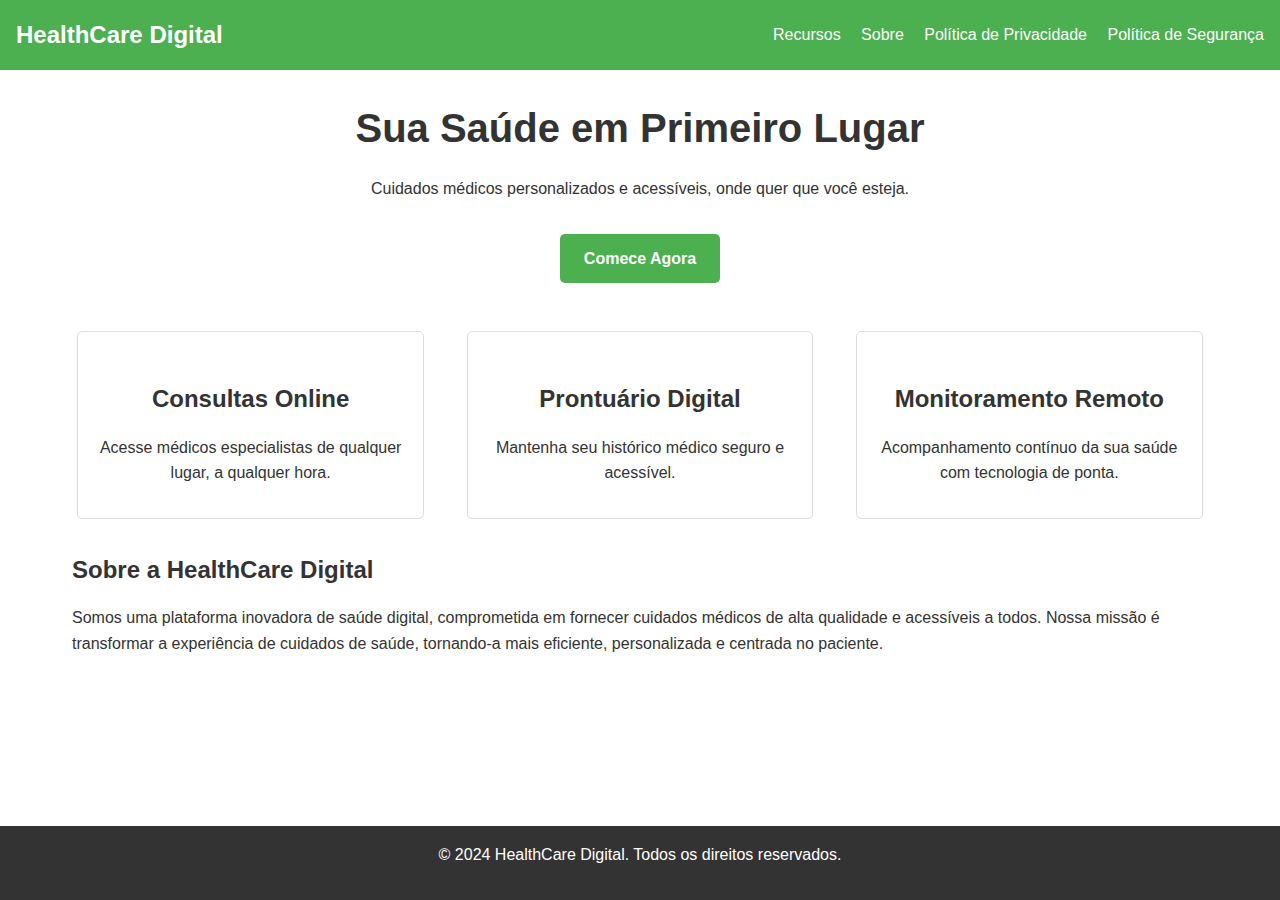
<file: index.html>
<!DOCTYPE html>
<html lang="pt-BR">
<head>
    <meta charset="UTF-8">
    <meta name="viewport" content="width=device-width, initial-scale=1.0">
    <title>HealthCare Digital - Sua Saúde em Primeiro Lugar</title>
    <link rel="stylesheet" href="styles.css">
</head>
<body>
    <header>
        <nav>
            <a href="index.html" class="logo">HealthCare Digital</a>
            <div class="nav-links">
                <a class="link-feature" href="#features">Recursos</a>
                <a class="link-about" href="#about">Sobre</a>
                <a class="link-privacy" href="politica-privacidade.html">Política de Privacidade</a>
                <a class="link-privacy" href="https://docs.google.com/document/d/1kodaXQhTzSlTBhYWGeci0wZBWvtV7Lthmhd_vLX7Ynk/edit?usp=sharing" target="_blank">Política de Segurança</a>
            </div>
        </nav>
    </header>

    <main>
        <section class="hero">
            <h1>Sua Saúde em Primeiro Lugar</h1>
            <p>Cuidados médicos personalizados e acessíveis, onde quer que você esteja.</p>
            <a href="#" class="cta-button">Comece Agora</a>
        </section>

        <section id="features" class="features">
            <div class="feature">
                <h2>Consultas Online</h2>
                <p>Acesse médicos especialistas de qualquer lugar, a qualquer hora.</p>
            </div>
            <div class="feature">
                <h2>Prontuário Digital</h2>
                <p>Mantenha seu histórico médico seguro e acessível.</p>
            </div>
            <div class="feature">
                <h2>Monitoramento Remoto</h2>
                <p>Acompanhamento contínuo da sua saúde com tecnologia de ponta.</p>
            </div>
        </section>

        <section id="about">
            <h2>Sobre a HealthCare Digital</h2>
            <p>Somos uma plataforma inovadora de saúde digital, comprometida em fornecer cuidados médicos de alta qualidade e acessíveis a todos. Nossa missão é transformar a experiência de cuidados de saúde, tornando-a mais eficiente, personalizada e centrada no paciente.</p>
        </section>
    </main>

    <footer>
        <p>&copy; 2024 HealthCare Digital. Todos os direitos reservados.</p>
    </footer>

    <script>
        document.querySelectorAll('a[href^="#"]').forEach(anchor => {
            anchor.addEventListener('click', function (e) {
                e.preventDefault();
                document.querySelector(this.getAttribute('href')).scrollIntoView({
                    behavior: 'smooth'
                });
            });
        });
    </script>
</body>
</html>
</file>
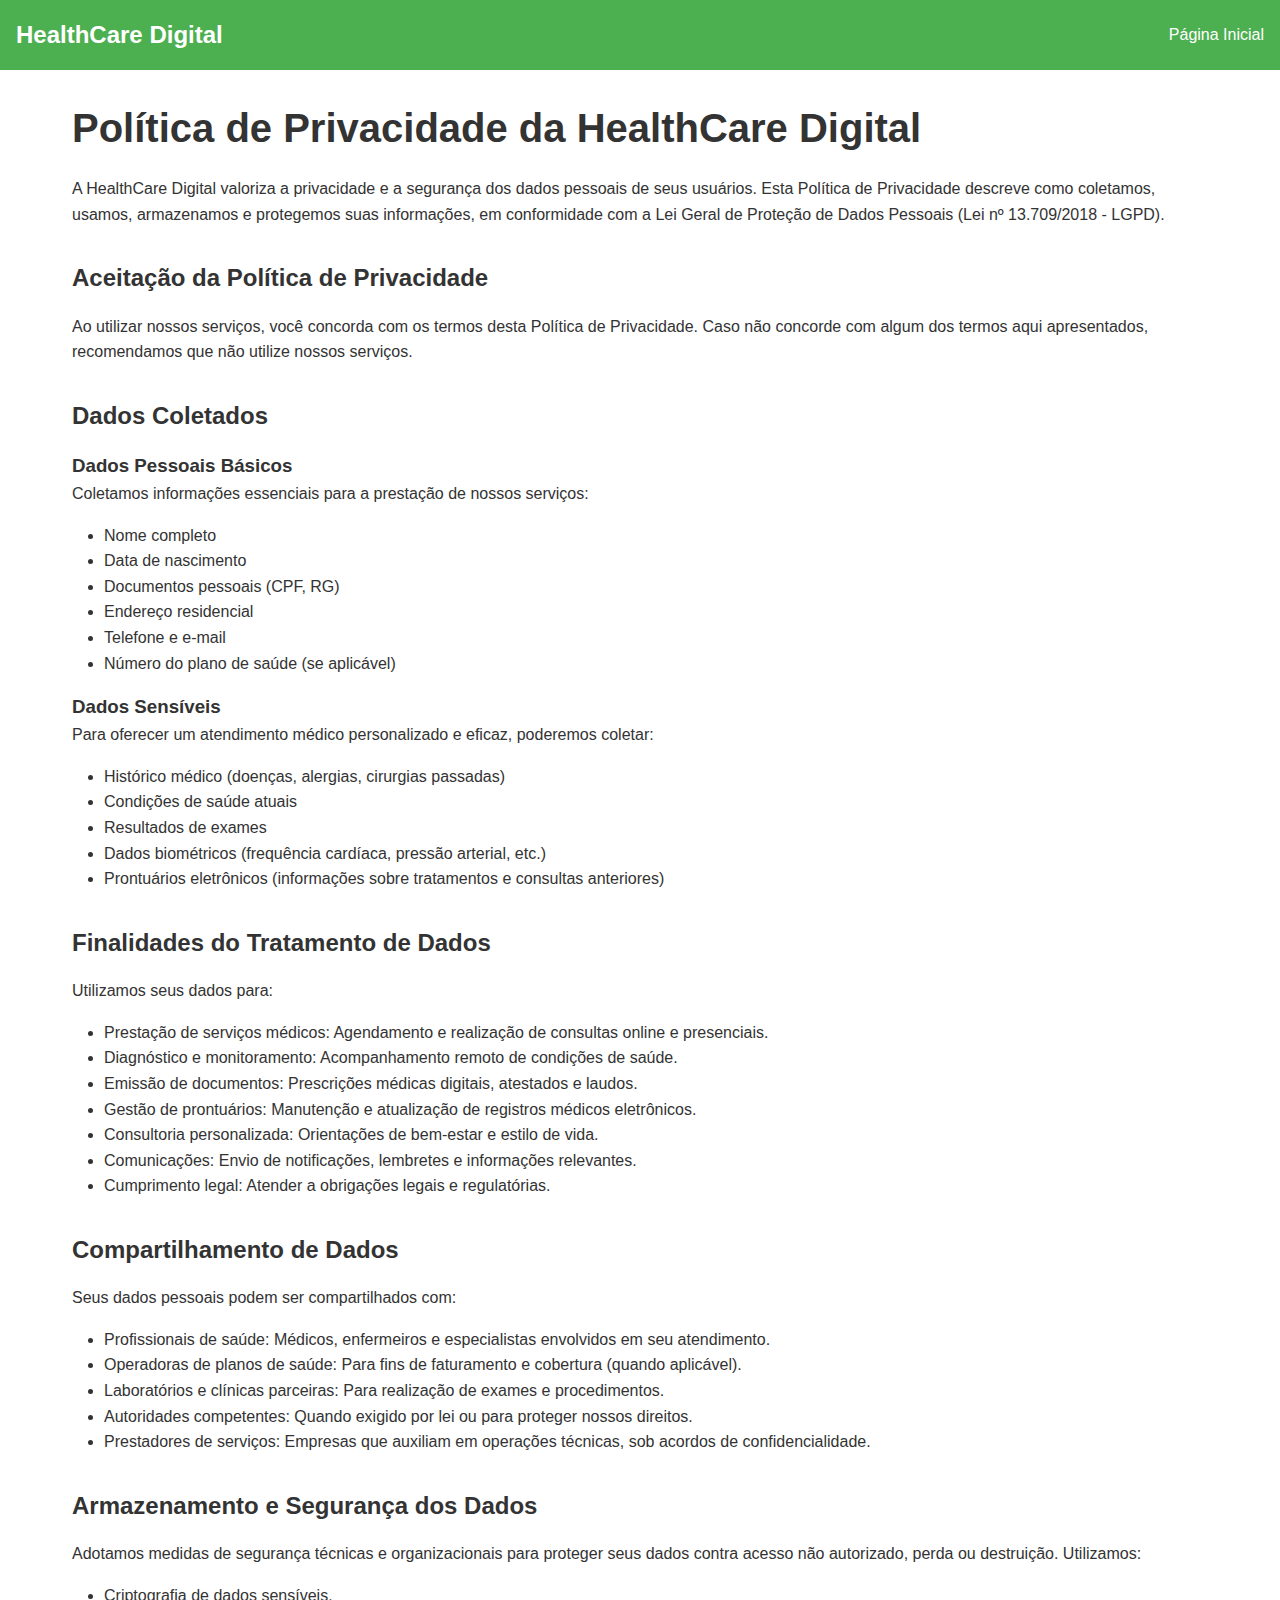
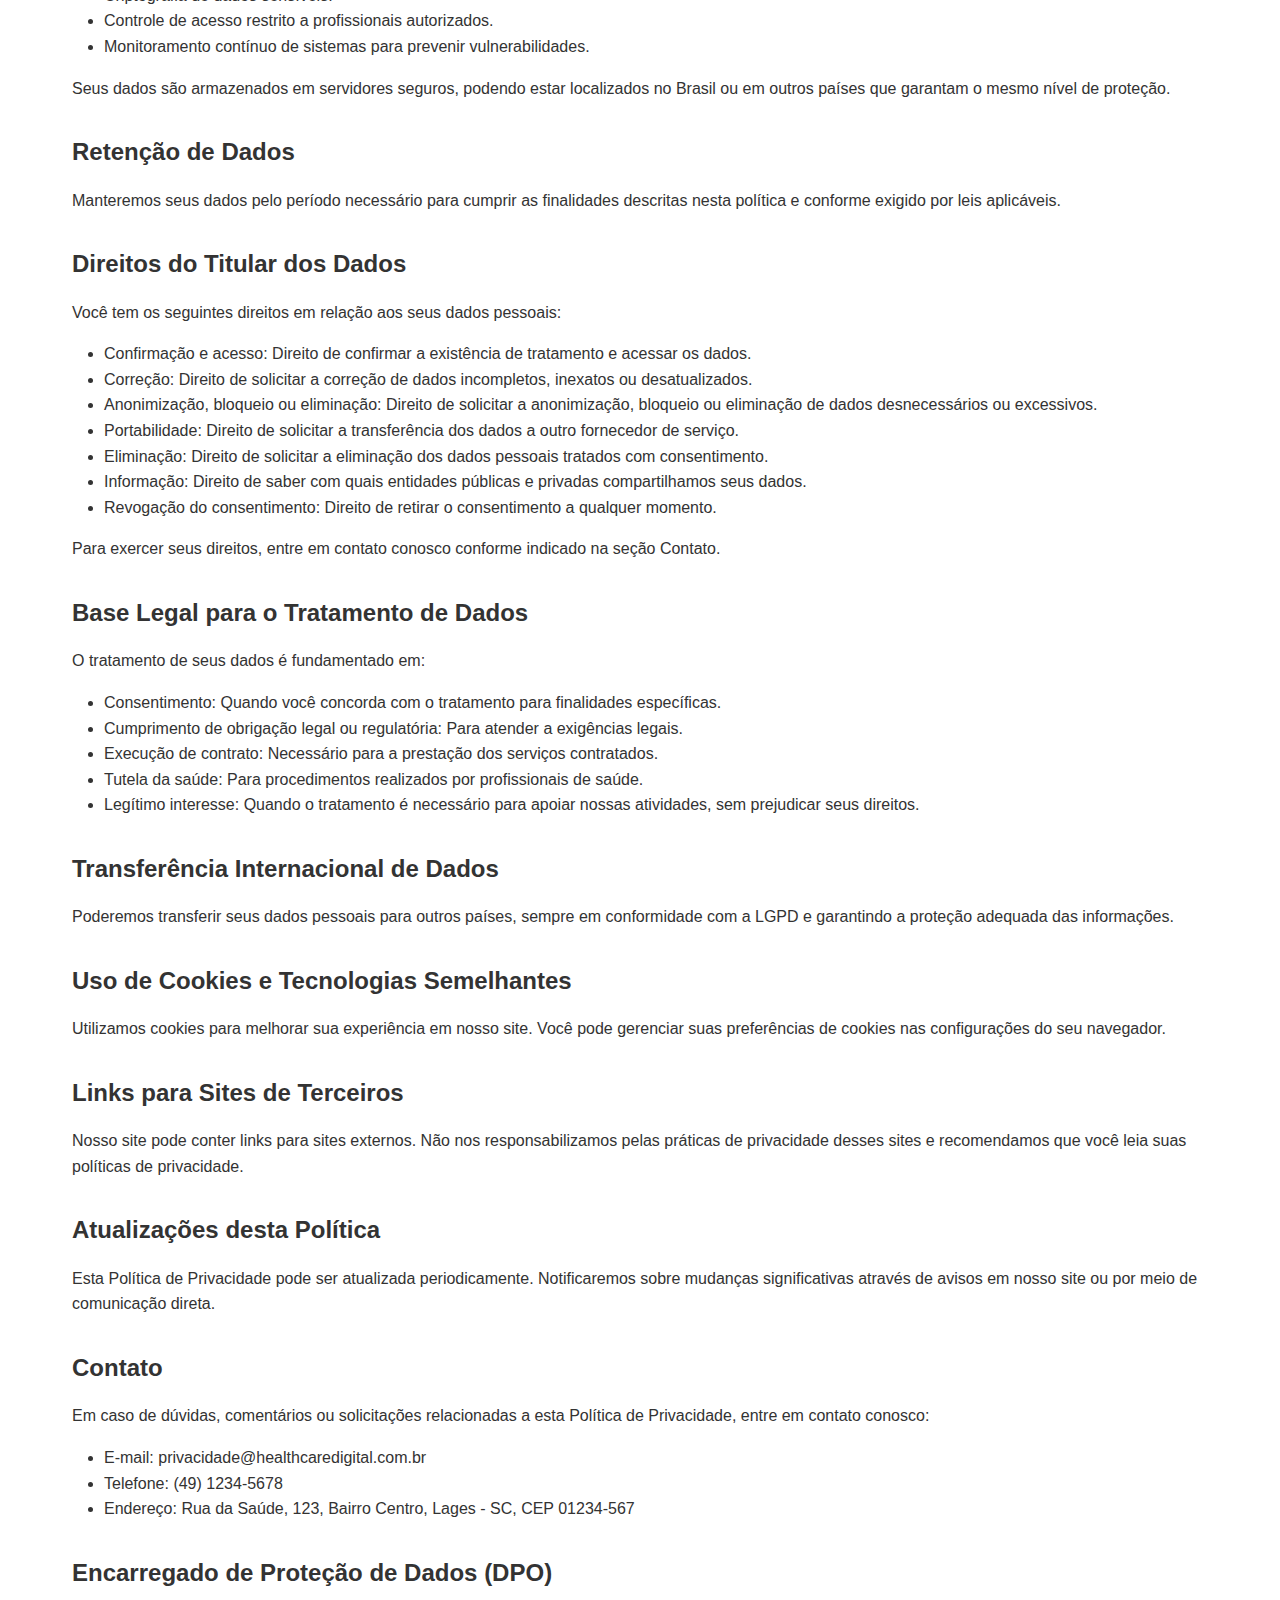
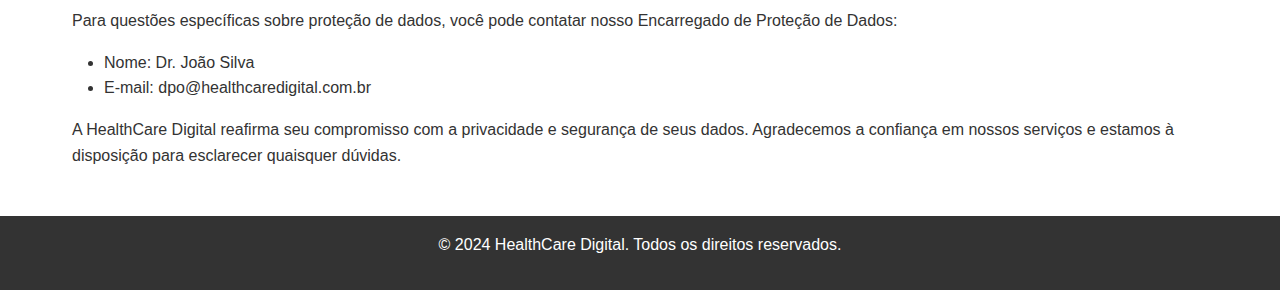
<file: politica-privacidade.html>
<!DOCTYPE html>
<html lang="pt-BR">
<head>
    <meta charset="UTF-8">
    <meta name="viewport" content="width=device-width, initial-scale=1.0">
    <title>Política de Privacidade - HealthCare Digital</title>
    <link rel="stylesheet" href="styles.css">
</head>
<body>
    <header>
        <nav>
            <a href="index.html" class="logo">HealthCare Digital</a>
            <div class="nav-links">
                <a href="index.html">Página Inicial</a>
            </div>
        </nav>
    </header>

    <main>
        <h1>Política de Privacidade da HealthCare Digital</h1>
        <p>A HealthCare Digital valoriza a privacidade e a segurança dos dados pessoais de seus usuários. Esta Política de Privacidade descreve como coletamos, usamos, armazenamos e protegemos suas informações, em conformidade com a Lei Geral de Proteção de Dados Pessoais (Lei nº 13.709/2018 - LGPD).</p>

        <h2>Aceitação da Política de Privacidade</h2>
        <p>Ao utilizar nossos serviços, você concorda com os termos desta Política de Privacidade. Caso não concorde com algum dos termos aqui apresentados, recomendamos que não utilize nossos serviços.</p>

        <h2>Dados Coletados</h2>
        <h3>Dados Pessoais Básicos</h3>
        <p>Coletamos informações essenciais para a prestação de nossos serviços:</p>
        <ul>
            <li>Nome completo</li>
            <li>Data de nascimento</li>
            <li>Documentos pessoais (CPF, RG)</li>
            <li>Endereço residencial</li>
            <li>Telefone e e-mail</li>
            <li>Número do plano de saúde (se aplicável)</li>
        </ul>

        <h3>Dados Sensíveis</h3>
        <p>Para oferecer um atendimento médico personalizado e eficaz, poderemos coletar:</p>
        <ul>
            <li>Histórico médico (doenças, alergias, cirurgias passadas)</li>
            <li>Condições de saúde atuais</li>
            <li>Resultados de exames</li>
            <li>Dados biométricos (frequência cardíaca, pressão arterial, etc.)</li>
            <li>Prontuários eletrônicos (informações sobre tratamentos e consultas anteriores)</li>
        </ul>

        <h2>Finalidades do Tratamento de Dados</h2>
        <p>Utilizamos seus dados para:</p>
        <ul>
            <li>Prestação de serviços médicos: Agendamento e realização de consultas online e presenciais.</li>
            <li>Diagnóstico e monitoramento: Acompanhamento remoto de condições de saúde.</li>
            <li>Emissão de documentos: Prescrições médicas digitais, atestados e laudos.</li>
            <li>Gestão de prontuários: Manutenção e atualização de registros médicos eletrônicos.</li>
            <li>Consultoria personalizada: Orientações de bem-estar e estilo de vida.</li>
            <li>Comunicações: Envio de notificações, lembretes e informações relevantes.</li>
            <li>Cumprimento legal: Atender a obrigações legais e regulatórias.</li>
        </ul>

        <h2>Compartilhamento de Dados</h2>
        <p>Seus dados pessoais podem ser compartilhados com:</p>
        <ul>
            <li>Profissionais de saúde: Médicos, enfermeiros e especialistas envolvidos em seu atendimento.</li>
            <li>Operadoras de planos de saúde: Para fins de faturamento e cobertura (quando aplicável).</li>
            <li>Laboratórios e clínicas parceiras: Para realização de exames e procedimentos.</li>
            <li>Autoridades competentes: Quando exigido por lei ou para proteger nossos direitos.</li>
            <li>Prestadores de serviços: Empresas que auxiliam em operações técnicas, sob acordos de confidencialidade.</li>
        </ul>

        <h2>Armazenamento e Segurança dos Dados</h2>
        <p>Adotamos medidas de segurança técnicas e organizacionais para proteger seus dados contra acesso não autorizado, perda ou destruição. Utilizamos:</p>
        <ul>
            <li>Criptografia de dados sensíveis.</li>
            <li>Controle de acesso restrito a profissionais autorizados.</li>
            <li>Monitoramento contínuo de sistemas para prevenir vulnerabilidades.</li>
        </ul>
        <p>Seus dados são armazenados em servidores seguros, podendo estar localizados no Brasil ou em outros países que garantam o mesmo nível de proteção.</p>

        <h2>Retenção de Dados</h2>
        <p>Manteremos seus dados pelo período necessário para cumprir as finalidades descritas nesta política e conforme exigido por leis aplicáveis.</p>

        <h2>Direitos do Titular dos Dados</h2>
        <p>Você tem os seguintes direitos em relação aos seus dados pessoais:</p>
        <ul>
            <li>Confirmação e acesso: Direito de confirmar a existência de tratamento e acessar os dados.</li>
            <li>Correção: Direito de solicitar a correção de dados incompletos, inexatos ou desatualizados.</li>
            <li>Anonimização, bloqueio ou eliminação: Direito de solicitar a anonimização, bloqueio ou eliminação de dados desnecessários ou excessivos.</li>
            <li>Portabilidade: Direito de solicitar a transferência dos dados a outro fornecedor de serviço.</li>
            <li>Eliminação: Direito de solicitar a eliminação dos dados pessoais tratados com consentimento.</li>
            <li>Informação: Direito de saber com quais entidades públicas e privadas compartilhamos seus dados.</li>
            <li>Revogação do consentimento: Direito de retirar o consentimento a qualquer momento.</li>
        </ul>
        <p>Para exercer seus direitos, entre em contato conosco conforme indicado na seção Contato.</p>

        <h2>Base Legal para o Tratamento de Dados</h2>
        <p>O tratamento de seus dados é fundamentado em:</p>
        <ul>
            <li>Consentimento: Quando você concorda com o tratamento para finalidades específicas.</li>
            <li>Cumprimento de obrigação legal ou regulatória: Para atender a exigências legais.</li>
            <li>Execução de contrato: Necessário para a prestação dos serviços contratados.</li>
            <li>Tutela da saúde: Para procedimentos realizados por profissionais de saúde.</li>
            <li>Legítimo interesse: Quando o tratamento é necessário para apoiar nossas atividades, sem prejudicar seus direitos.</li>
        </ul>

        <h2>Transferência Internacional de Dados</h2>
        <p>Poderemos transferir seus dados pessoais para outros países, sempre em conformidade com a LGPD e garantindo a proteção adequada das informações.</p>

        <h2>Uso de Cookies e Tecnologias Semelhantes</h2>
        <p>Utilizamos cookies para melhorar sua experiência em nosso site. Você pode gerenciar suas preferências de cookies nas configurações do seu navegador.</p>

        <h2>Links para Sites de Terceiros</h2>
        <p>Nosso site pode conter links para sites externos. Não nos responsabilizamos pelas práticas de privacidade desses sites e recomendamos que você leia suas políticas de privacidade.</p>

        <h2>Atualizações desta Política</h2>
        <p>Esta Política de Privacidade pode ser atualizada periodicamente. Notificaremos sobre mudanças significativas através de avisos em nosso site ou por meio de comunicação direta.</p>

        <h2>Contato</h2>
        <p>Em caso de dúvidas, comentários ou solicitações relacionadas a esta Política de Privacidade, entre em contato conosco:</p>
        <ul>
            <li>E-mail: privacidade@healthcaredigital.com.br</li>
            <li>Telefone: (49) 1234-5678</li>
            <li>Endereço: Rua da Saúde, 123, Bairro Centro, Lages - SC, CEP 01234-567</li>
        </ul>

        <h2>Encarregado de Proteção de Dados (DPO)</h2>
        <p>Para questões específicas sobre proteção de dados, você pode contatar nosso Encarregado de Proteção de Dados:</p>
        <ul>
            <li>Nome: Dr. João Silva</li>
            <li>E-mail: dpo@healthcaredigital.com.br</li>
        </ul>

        <p>A HealthCare Digital reafirma seu compromisso com a privacidade e segurança de seus dados. Agradecemos a confiança em nossos serviços e estamos à  disposição para esclarecer quaisquer dúvidas.</p>
    </main>

    <footer>
        <p>&copy; 2024 HealthCare Digital. Todos os direitos reservados.</p>
    </footer>
</body>
</html>
</file>
<file: styles.css>
* {
    margin: 0;
    padding: 0;
    box-sizing: border-box;
}
body {
    font-family: Arial, sans-serif;
    line-height: 1.6;
    color: #333;
    display: flex;
    flex-direction: column;
    min-height: 100vh;
}
header {
    background-color: #4CAF50;
    color: white;
    padding: 1rem;
    position: fixed;
    width: 100%;
    top: 0;
    z-index: 1000;
}
nav {
    display: flex;
    justify-content: space-between;
    align-items: center;
}
.logo {
    font-size: 1.5rem;
    font-weight: bold;
    text-decoration: none;
    color: white;
}
.nav-links a {
    color: white;
    text-decoration: none;
    margin-left: 1rem;
}

.link-feature:hover{
    font-size: 110%;
}

.link-about:hover{
    font-size: 110%;
}

.link-privacy:hover{
    font-size: 110%;
}

main {
    padding: 6rem 2rem 2rem;
    max-width: 1200px;
    margin: 0 auto;
    flex: 1;
}
.hero {
    text-align: center;
    margin-bottom: 3rem;
}
h1 {
    font-size: 2.5rem;
    margin-bottom: 1rem;
}
.cta-button {
    display: inline-block;
    background-color: #4CAF50;
    color: white;
    padding: 0.75rem 1.5rem;
    text-decoration: none;
    border-radius: 5px;
    font-weight: bold;
    margin-top: 1rem;
}
.features {
    display: flex;
    flex-wrap: wrap;
    justify-content: space-around;
    gap: 2rem;
}
.feature {
    flex-basis: calc(33.333% - 2rem);
    text-align: center;
    padding: 1rem;
    border: 1px solid #ddd;
    border-radius: 5px;
}
footer {
    background-color: #333;
    color: white;
    text-align: center;
    padding: 1rem;
    margin-top: auto;
}
@media (max-width: 768px) {
    .feature {
        flex-basis: 100%;
    }
}
h2 {
    margin-top: 2rem;
    margin-bottom: 1rem;
}
p {
    margin-bottom: 1rem;
}
ul {
    margin-left: 2rem;
    margin-bottom: 1rem;
}
</file>
